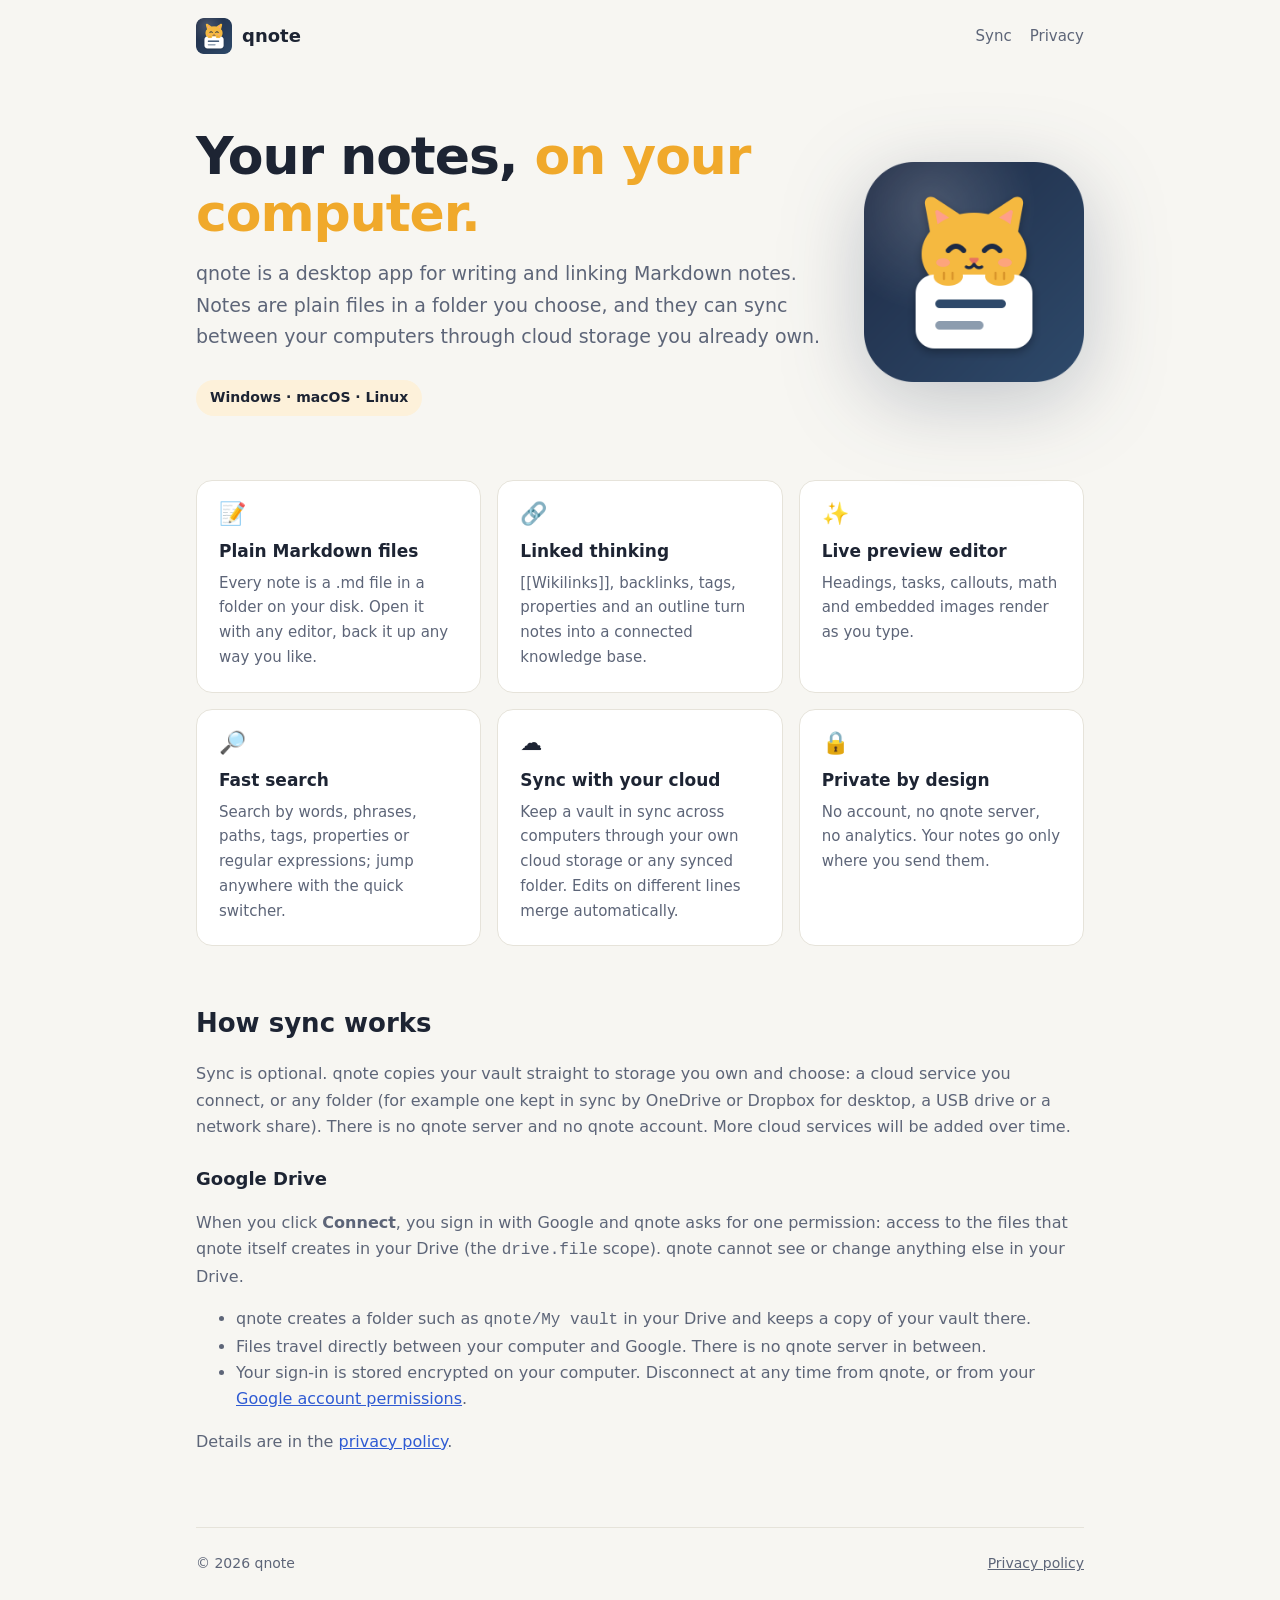
<file: index.html>
<!doctype html>
<html lang="en">
  <head>
    <meta charset="utf-8" />
    <meta name="viewport" content="width=device-width, initial-scale=1" />
    <title>qnote — local-first Markdown notes</title>
    <meta name="description" content="qnote is a desktop app for Markdown notes stored on your own computer, with optional sync through cloud storage you own." />
    <link rel="icon" href="icon.png" />
    <link rel="stylesheet" href="style.css" />
  </head>
  <body>
    <div class="wrap">
      <header class="nav">
        <a class="brand" href="./"><img src="icon.png" alt="" />qnote</a>
        <nav><a href="#sync">Sync</a><a href="privacy.html">Privacy</a></nav>
      </header>

      <main>
        <section class="hero">
          <div>
            <h1>Your notes, <span>on your computer.</span></h1>
            <p>qnote is a desktop app for writing and linking Markdown notes. Notes are plain files in a folder you choose, and they can sync between your computers through cloud storage you already own.</p>
            <span class="pill">Windows · macOS · Linux</span>
          </div>
          <img src="icon.png" alt="qnote logo: a cat holding a note" />
        </section>

        <section class="features">
          <div class="card"><div class="ico">📝</div><h3>Plain Markdown files</h3><p>Every note is a .md file in a folder on your disk. Open it with any editor, back it up any way you like.</p></div>
          <div class="card"><div class="ico">🔗</div><h3>Linked thinking</h3><p>[[Wikilinks]], backlinks, tags, properties and an outline turn notes into a connected knowledge base.</p></div>
          <div class="card"><div class="ico">✨</div><h3>Live preview editor</h3><p>Headings, tasks, callouts, math and embedded images render as you type.</p></div>
          <div class="card"><div class="ico">🔎</div><h3>Fast search</h3><p>Search by words, phrases, paths, tags, properties or regular expressions; jump anywhere with the quick switcher.</p></div>
          <div class="card"><div class="ico">☁️</div><h3>Sync with your cloud</h3><p>Keep a vault in sync across computers through your own cloud storage or any synced folder. Edits on different lines merge automatically.</p></div>
          <div class="card"><div class="ico">🔒</div><h3>Private by design</h3><p>No account, no qnote server, no analytics. Your notes go only where you send them.</p></div>
        </section>

        <section class="section" id="sync">
          <h2>How sync works</h2>
          <p>Sync is optional. qnote copies your vault straight to storage you own and choose: a cloud service you connect, or any folder (for example one kept in sync by OneDrive or Dropbox for desktop, a USB drive or a network share). There is no qnote server and no qnote account. More cloud services will be added over time.</p>
          <h3>Google Drive</h3>
          <p>When you click <b>Connect</b>, you sign in with Google and qnote asks for one permission: access to the files that qnote itself creates in your Drive (the <code>drive.file</code> scope). qnote cannot see or change anything else in your Drive.</p>
          <ul>
            <li>qnote creates a folder such as <code>qnote/My vault</code> in your Drive and keeps a copy of your vault there.</li>
            <li>Files travel directly between your computer and Google. There is no qnote server in between.</li>
            <li>Your sign-in is stored encrypted on your computer. Disconnect at any time from qnote, or from your <a href="https://myaccount.google.com/permissions">Google account permissions</a>.</li>
          </ul>
          <p>Details are in the <a href="privacy.html">privacy policy</a>.</p>
        </section>
      </main>

      <footer>
        <span>© 2026 qnote</span>
        <span><a href="privacy.html">Privacy policy</a></span>
      </footer>
    </div>
  </body>
</html>
</file>
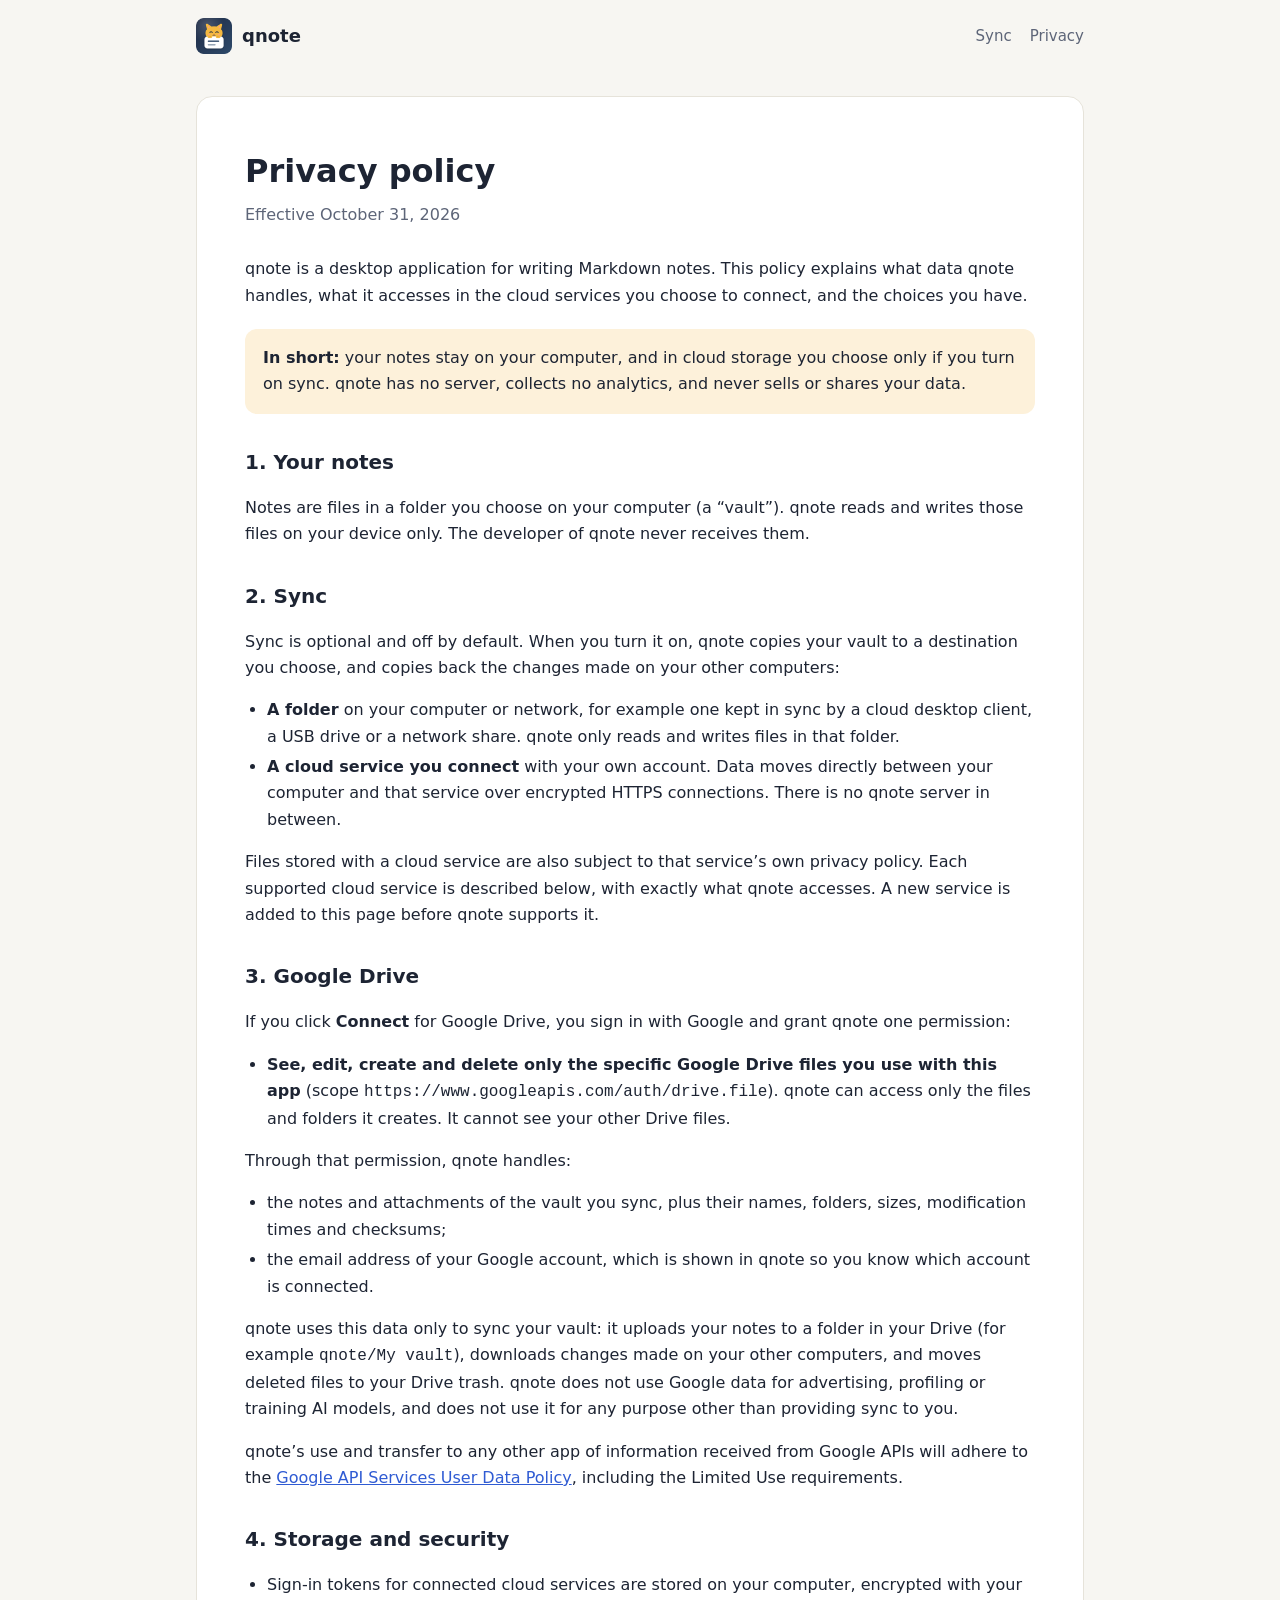
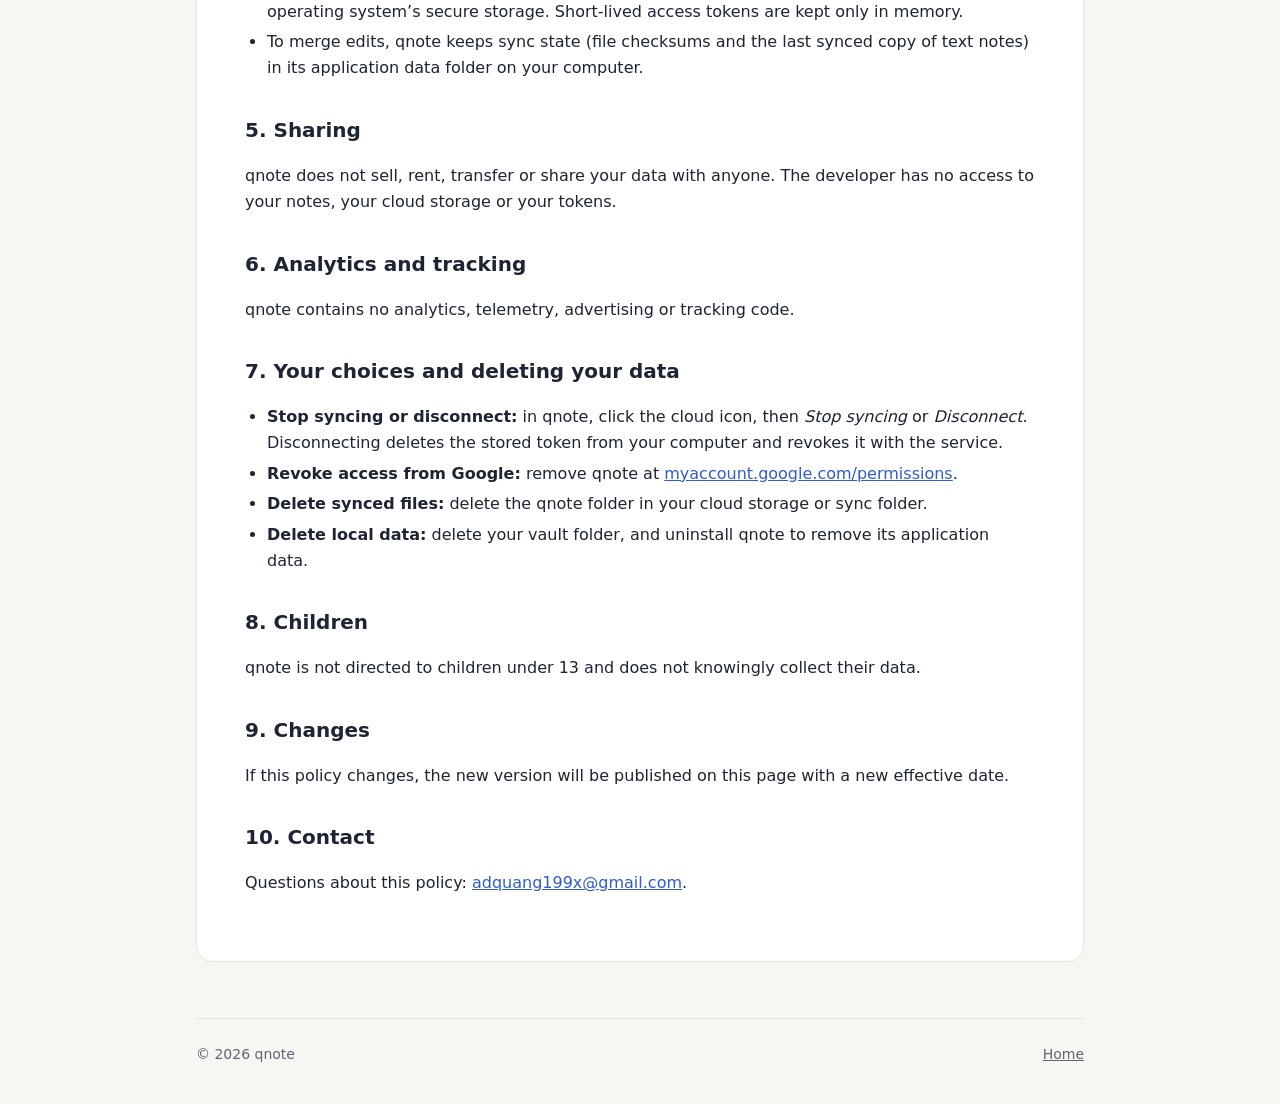
<file: privacy.html>
<!doctype html>
<html lang="en">
  <head>
    <meta charset="utf-8" />
    <meta name="viewport" content="width=device-width, initial-scale=1" />
    <title>Privacy policy — qnote</title>
    <meta name="description" content="How qnote handles your notes and the data of the cloud services you connect." />
    <link rel="icon" href="icon.png" />
    <link rel="stylesheet" href="style.css" />
  </head>
  <body>
    <div class="wrap">
      <header class="nav">
        <a class="brand" href="./"><img src="icon.png" alt="" />qnote</a>
        <nav><a href="./#sync">Sync</a><a href="privacy.html">Privacy</a></nav>
      </header>

      <main class="doc">
        <h1>Privacy policy</h1>
        <p class="meta">Effective October 31, 2026</p>

        <p>qnote is a desktop application for writing Markdown notes. This policy explains what data qnote handles, what it accesses in the cloud services you choose to connect, and the choices you have.</p>

        <div class="callout"><b>In short:</b> your notes stay on your computer, and in cloud storage you choose only if you turn on sync. qnote has no server, collects no analytics, and never sells or shares your data.</div>

        <h2>1. Your notes</h2>
        <p>Notes are files in a folder you choose on your computer (a “vault”). qnote reads and writes those files on your device only. The developer of qnote never receives them.</p>

        <h2>2. Sync</h2>
        <p>Sync is optional and off by default. When you turn it on, qnote copies your vault to a destination you choose, and copies back the changes made on your other computers:</p>
        <ul>
          <li><b>A folder</b> on your computer or network, for example one kept in sync by a cloud desktop client, a USB drive or a network share. qnote only reads and writes files in that folder.</li>
          <li><b>A cloud service you connect</b> with your own account. Data moves directly between your computer and that service over encrypted HTTPS connections. There is no qnote server in between.</li>
        </ul>
        <p>Files stored with a cloud service are also subject to that service’s own privacy policy. Each supported cloud service is described below, with exactly what qnote accesses. A new service is added to this page before qnote supports it.</p>

        <h2>3. Google Drive</h2>
        <p>If you click <b>Connect</b> for Google Drive, you sign in with Google and grant qnote one permission:</p>
        <ul>
          <li><b>See, edit, create and delete only the specific Google Drive files you use with this app</b> (scope <code>https://www.googleapis.com/auth/drive.file</code>). qnote can access only the files and folders it creates. It cannot see your other Drive files.</li>
        </ul>
        <p>Through that permission, qnote handles:</p>
        <ul>
          <li>the notes and attachments of the vault you sync, plus their names, folders, sizes, modification times and checksums;</li>
          <li>the email address of your Google account, which is shown in qnote so you know which account is connected.</li>
        </ul>
        <p>qnote uses this data only to sync your vault: it uploads your notes to a folder in your Drive (for example <code>qnote/My vault</code>), downloads changes made on your other computers, and moves deleted files to your Drive trash. qnote does not use Google data for advertising, profiling or training AI models, and does not use it for any purpose other than providing sync to you.</p>
        <p>qnote’s use and transfer to any other app of information received from Google APIs will adhere to the <a href="https://developers.google.com/terms/api-services-user-data-policy">Google API Services User Data Policy</a>, including the Limited Use requirements.</p>

        <h2>4. Storage and security</h2>
        <ul>
          <li>Sign-in tokens for connected cloud services are stored on your computer, encrypted with your operating system’s secure storage. Short-lived access tokens are kept only in memory.</li>
          <li>To merge edits, qnote keeps sync state (file checksums and the last synced copy of text notes) in its application data folder on your computer.</li>
        </ul>

        <h2>5. Sharing</h2>
        <p>qnote does not sell, rent, transfer or share your data with anyone. The developer has no access to your notes, your cloud storage or your tokens.</p>

        <h2>6. Analytics and tracking</h2>
        <p>qnote contains no analytics, telemetry, advertising or tracking code.</p>

        <h2>7. Your choices and deleting your data</h2>
        <ul>
          <li><b>Stop syncing or disconnect:</b> in qnote, click the cloud icon, then <i>Stop syncing</i> or <i>Disconnect</i>. Disconnecting deletes the stored token from your computer and revokes it with the service.</li>
          <li><b>Revoke access from Google:</b> remove qnote at <a href="https://myaccount.google.com/permissions">myaccount.google.com/permissions</a>.</li>
          <li><b>Delete synced files:</b> delete the qnote folder in your cloud storage or sync folder.</li>
          <li><b>Delete local data:</b> delete your vault folder, and uninstall qnote to remove its application data.</li>
        </ul>

        <h2>8. Children</h2>
        <p>qnote is not directed to children under 13 and does not knowingly collect their data.</p>

        <h2>9. Changes</h2>
        <p>If this policy changes, the new version will be published on this page with a new effective date.</p>

        <h2>10. Contact</h2>
        <p>Questions about this policy: <a href="mailto:adquang199x@gmail.com">adquang199x@gmail.com</a>.</p>
      </main>

      <footer>
        <span>© 2026 qnote</span>
        <span><a href="./">Home</a></span>
      </footer>
    </div>
  </body>
</html>
</file>
<file: style.css>
:root {
  --bg: #f7f6f2;
  --surface: #ffffff;
  --text: #1d2433;
  --muted: #5d6578;
  --border: #e6e3da;
  --navy: #243552;
  --accent: #f0a92b;
  --accent-soft: #fdf1da;
  --link: #2f5bd3;
  --radius: 16px;
}
@media (prefers-color-scheme: dark) {
  :root {
    --bg: #12161f;
    --surface: #1a2030;
    --text: #e8ebf2;
    --muted: #9aa3b5;
    --border: #2a3245;
    --accent-soft: #3a2f17;
    --link: #8fb0ff;
  }
}
* {
  box-sizing: border-box;
}
html {
  -webkit-text-size-adjust: 100%;
}
body {
  margin: 0;
  background: var(--bg);
  color: var(--text);
  font: 16px/1.65 system-ui, -apple-system, "Segoe UI", Roboto, sans-serif;
}
a {
  color: var(--link);
}
.wrap {
  max-width: 920px;
  margin: 0 auto;
  padding: 0 16px;
}

/* header */
.nav {
  display: flex;
  align-items: center;
  justify-content: space-between;
  padding: 18px 0;
}
.brand {
  display: flex;
  align-items: center;
  gap: 10px;
  color: var(--text);
  text-decoration: none;
  font-weight: 700;
  font-size: 18px;
}
.brand img {
  width: 36px;
  height: 36px;
}
.nav nav {
  display: flex;
  gap: 18px;
  font-size: 15px;
}
.nav nav a {
  color: var(--muted);
  text-decoration: none;
}
.nav nav a:hover {
  color: var(--text);
}

/* home */
.hero {
  display: grid;
  grid-template-columns: 1fr auto;
  gap: 40px;
  align-items: center;
  padding: 56px 0 64px;
}
.hero h1 {
  font-size: clamp(34px, 6vw, 52px);
  line-height: 1.1;
  margin: 0 0 16px;
  letter-spacing: -0.02em;
}
.hero h1 span {
  color: var(--accent);
}
.hero p {
  font-size: 19px;
  color: var(--muted);
  margin: 0 0 28px;
  max-width: 34em;
}
.hero img {
  width: 220px;
  height: 220px;
  filter: drop-shadow(0 18px 40px rgb(36 53 82 / 0.25));
}
.pill {
  display: inline-block;
  background: var(--accent-soft);
  color: var(--text);
  border-radius: 999px;
  padding: 6px 14px;
  font-size: 14px;
  font-weight: 600;
}
.features {
  display: grid;
  grid-template-columns: repeat(auto-fit, minmax(250px, 1fr));
  gap: 16px;
  padding-bottom: 56px;
}
.card {
  background: var(--surface);
  border: 1px solid var(--border);
  border-radius: var(--radius);
  padding: 22px;
}
.card h3 {
  margin: 0 0 6px;
  font-size: 17px;
}
.card p {
  margin: 0;
  color: var(--muted);
  font-size: 15px;
}
.card .ico {
  font-size: 22px;
  line-height: 1;
  margin-bottom: 12px;
}
.section {
  padding-bottom: 56px;
}
.section h2 {
  font-size: 26px;
  margin: 0 0 12px;
}
.section h3 {
  font-size: 18px;
  margin: 24px 0 6px;
}
.section > p,
.section li {
  color: var(--muted);
}

/* document pages */
.doc {
  background: var(--surface);
  border: 1px solid var(--border);
  border-radius: var(--radius);
  padding: clamp(22px, 5vw, 48px);
  margin: 24px 0 56px;
}
.doc h1 {
  margin: 0 0 4px;
  font-size: 32px;
}
.doc .meta {
  color: var(--muted);
  margin: 0 0 28px;
}
.doc h2 {
  font-size: 20px;
  margin: 32px 0 8px;
}
.doc ul {
  padding-left: 22px;
}
.doc li {
  margin: 4px 0;
}
.callout {
  background: var(--accent-soft);
  border-radius: 12px;
  padding: 16px 18px;
  margin: 20px 0;
}

footer {
  border-top: 1px solid var(--border);
  padding: 24px 0 40px;
  color: var(--muted);
  font-size: 14px;
  display: flex;
  justify-content: space-between;
  flex-wrap: wrap;
  gap: 12px;
}
footer a {
  color: var(--muted);
}

@media (max-width: 640px) {
  .hero {
    grid-template-columns: 1fr;
    padding-top: 24px;
    text-align: center;
  }
  .hero img {
    width: 150px;
    height: 150px;
    margin: 0 auto;
    grid-row: 1;
  }
  .hero p {
    margin-left: auto;
    margin-right: auto;
  }
}
</file>
